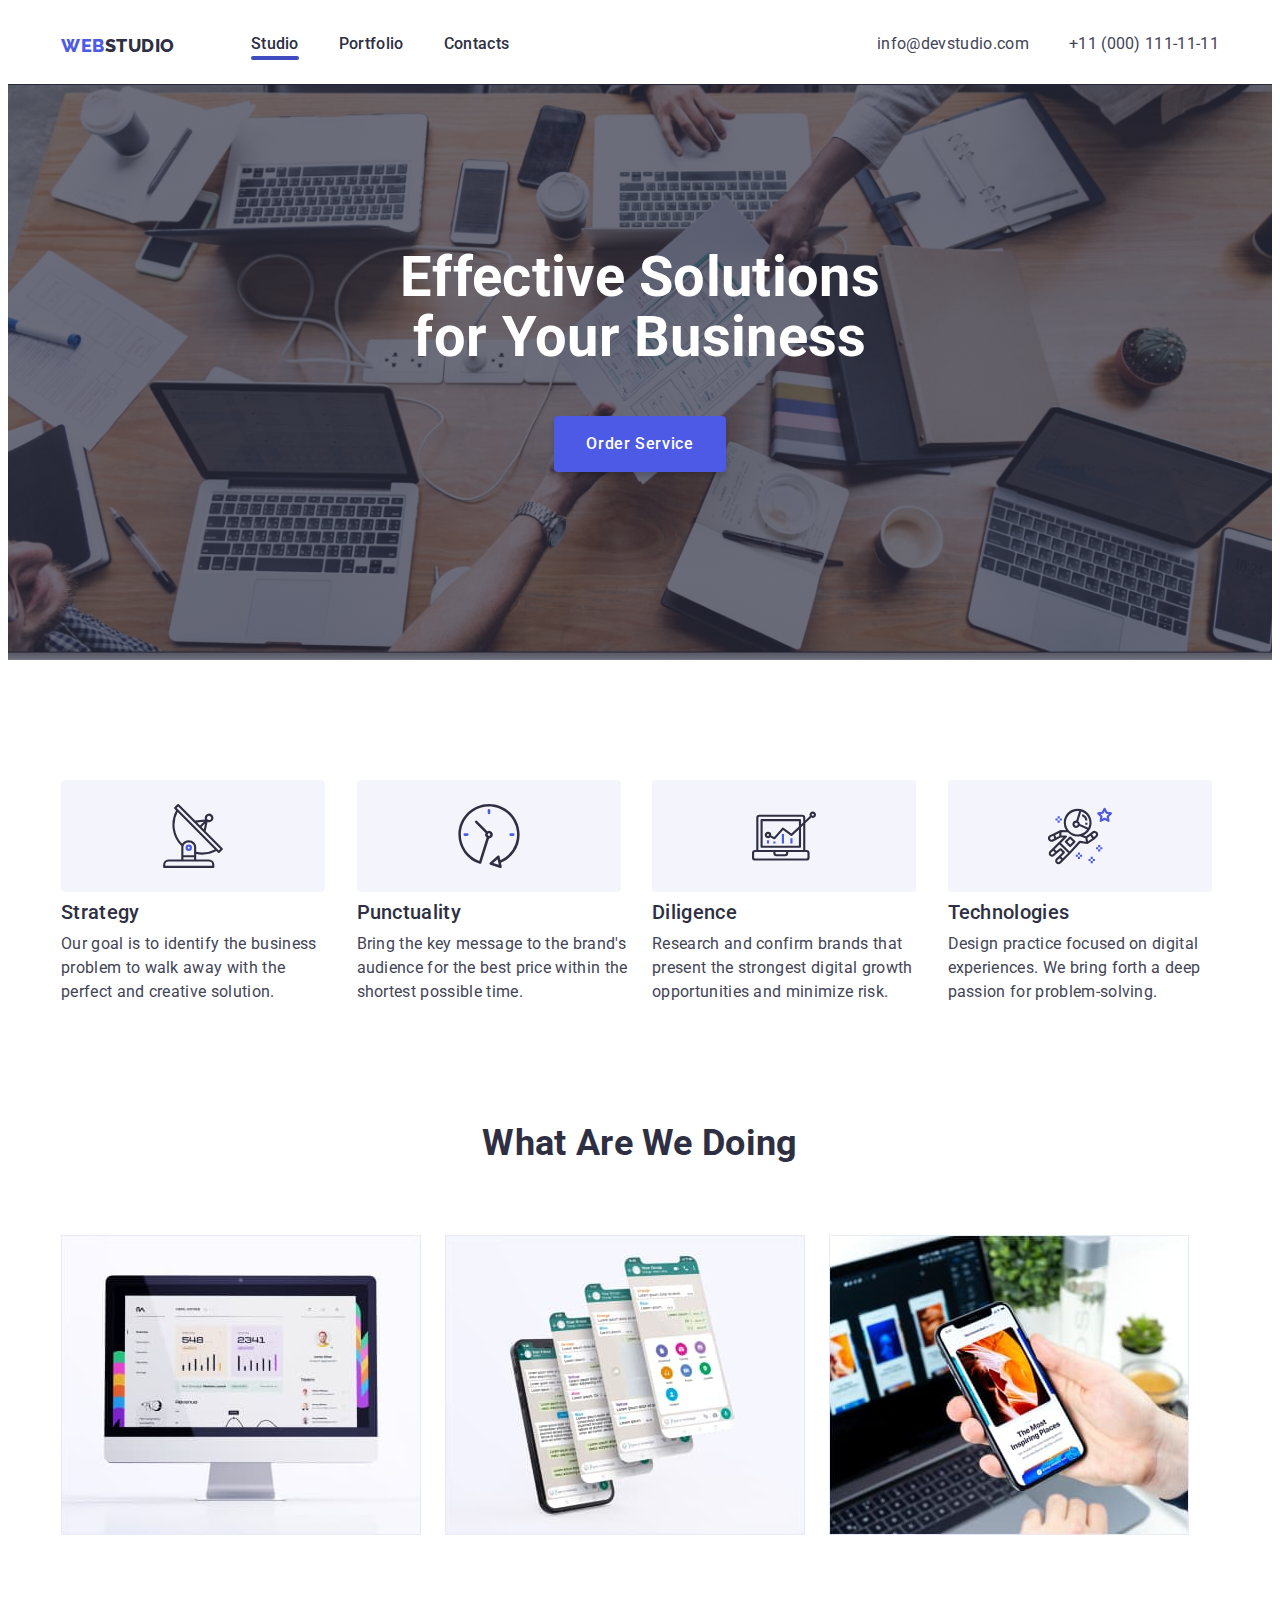
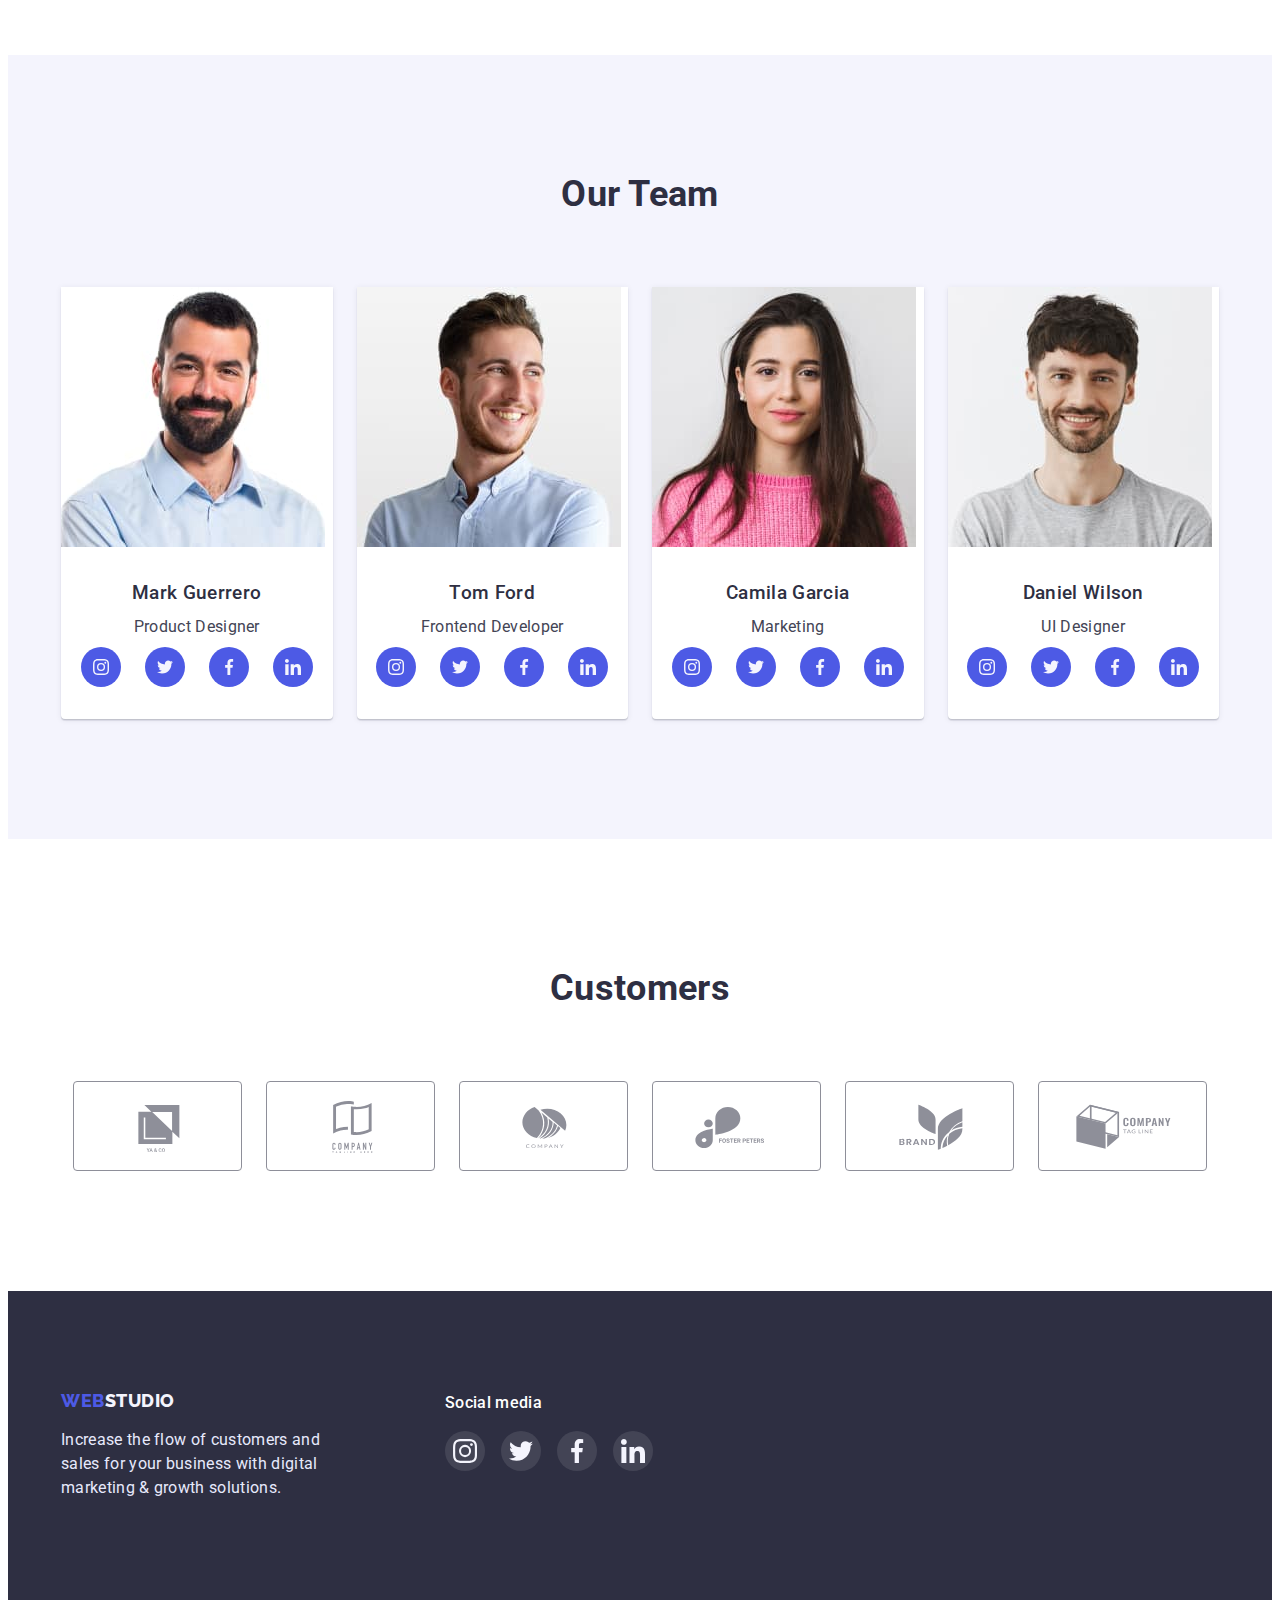
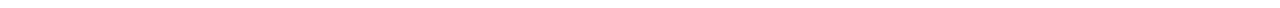
<file: index.html>
<!DOCTYPE html>
<html lang="en">
  <head>
    <meta charset="UTF-8" />
    <meta http-equiv="X-UA-Compatible" content="IE=edge" />
    <meta name="viewport" content="width=device-width, initial-scale=1.0" />
    <title>WebStudio</title>
    <link rel="preconnect" href="https://fonts.googleapis.com" />
    <link rel="preconnect" href="https://fonts.gstatic.com" crossorigin />
    <link
      href="https://fonts.googleapis.com/css2?family=Raleway:wght@800&family=Roboto:wght@400;500;700&display=swap"
      rel="stylesheet"
    />
    <link
      rel="stylesheet"
      href="https://cdnjs.cloudflare.com/ajax/libs/modern-normalize/1.1.0/modern-normalize.min.css"
      integrity="sha512-wpPYUAdjBVSE4KJnH1VR1HeZfpl1ub8YT/NKx4PuQ5NmX2tKuGu6U/JRp5y+Y8XG2tV+wKQpNHVUX03MfMFn9Q=="
      crossorigin="anonymous"
      referrer
      policy="no-referrer"
    />
    <link rel="stylesheet" href="./css/styles.css" />
  </head>
  <body>
    <!-- -------------Header----------- -->
    <header class="header-studio">
      <div class="container header-content">
        <nav class="header-nav">
          <a href="./index.html" class="logo-link link">
            <span class="logo">Web</span>Studio</a
          >
          <ul class="header-list list">
            <li class="header-item">
              <a href="./index.html" class="header-link link current">Studio</a>
            </li>
            <li class="header-item">
              <a href="./portfolio.html" class="header-link link">Portfolio</a>
            </li>
            <li class="header-item">
              <a href="" class="header-link link">Contacts</a>
            </li>
          </ul>
        </nav>
        <address class="contacts">
          <ul class="contacts-list list">
            <li class="contacts-item">
              <a
                href="mailto:info@devstudio.com"
                class="contacts-link link mail"
                >info@devstudio.com</a
              >
            </li>
            <li class="contacts-item">
              <a href="tel:+110001111111" class="contacts-link link tel"
                >+11 (000) 111-11-11</a
              >
            </li>
          </ul>
        </address>
      </div>
    </header>
    <!-- -------------/Header---------------------- -->
    <main>
      <!-- ---------------------Hero section-------------->
      <section class="hero">
        <div class="container hero-content">
          <h1 class="hero-title">Effective Solutions for Your Business</h1>
          <button type="button" class="hero-button button">
            Order Service
          </button>
        </div>
      </section>
      <!-------------------------- /Hero section ------------------>
      <!------------------------- Section Features ---------------->
      <section class="features">
        <div class="container">
          <h2 class="visually-hidden">Webstudio features</h2>
          <ul class="features-list list">
            <li class="features-item">
              <div class="features-rect">
                <svg class="features-icon" width="64" height="64">
                  <use href="./images/symbol-defs.svg#icon-antenna-1"></use>
                </svg>
              </div>
              <h3 class="features-subtitle">Strategy</h3>
              <p class="features-text">
                Our goal is to identify the business problem to walk away with
                the perfect and creative solution.
              </p>
            </li>
            <li class="features-item">
              <div class="features-rect">
                <svg class="features-icon" width="64" height="64">
                  <use href="./images/symbol-defs.svg#icon-clock-1"></use>
                </svg>
              </div>
              <h3 class="features-subtitle">Punctuality</h3>
              <p class="features-text">
                Bring the key message to the brand's audience for the best price
                within the shortest possible time.
              </p>
            </li>
            <li class="features-item">
              <div class="features-rect">
                <svg class="features-icon" width="64" height="64">
                  <use href="./images/symbol-defs.svg#icon-diagram-1"></use>
                </svg>
              </div>
              <h3 class="features-subtitle">Diligence</h3>
              <p class="features-text">
                Research and confirm brands that present the strongest digital
                growth opportunities and minimize risk.
              </p>
            </li>
            <li class="features-item">
              <div class="features-rect">
                <svg class="features-icon" width="64" height="64">
                  <use href="./images/symbol-defs.svg#icon-astronaut-1"></use>
                </svg>
              </div>
              <h3 class="features-subtitle">Technologies</h3>
              <p class="features-text">
                Design practice focused on digital experiences. We bring forth a
                deep passion for problem-solving.
              </p>
            </li>
          </ul>
        </div>
      </section>
      <!-- /Section 1 -->
      <!-- -----------------Section Work  -------------->
      <section class="work">
        <div class="container">
          <h2 class="work-title title">What are we doing</h2>
          <ul class="work-list list">
            <li class="work-item">
              <img
                src="./images/our-work1.jpg"
                alt="Working"
                width="360"
                height="300"
              />
            </li>
            <li class="work-item">
              <img
                src="./images/our-work1-1.jpg"
                alt="Working"
                width="360"
                height="300"
              />
            </li>
            <li class="work-item">
              <img
                src="./images/our-work1-2.jpg"
                alt="Working"
                width="360"
                height="300"
              />
            </li>
          </ul>
        </div>
      </section>
      <!-- /Section2 -->
      <!--------------- Section Our team------------------- -->
      <section class="team">
        <div class="container">
          <h2 class="team-title title">Our Team</h2>
          <ul class="team-list list">
            <li class="team-item">
              <img
                src="./images/our-team-img.jpg"
                alt="Our Product Designer"
                width="264"
                height="260"
              />
              <div class="team-card">
                <h3 class="team-subtitle">Mark Guerrero</h3>
                <p class="team-text">Product Designer</p>
                <ul class="team-social-list list">
                  <li class="team-social-item">
                    <a
                      href=""
                      class="team-social-link link"
                      target="_blank"
                      rel="noopener norefferrer nofollow"
                    >
                      <svg class="team-social-icon" width="16" height="16">
                        <use
                          href="./images/symbol-defs.svg#icon-instagram"
                        ></use>
                      </svg>
                    </a>
                  </li>
                  <li class="team-social-item">
                    <a
                      href=""
                      class="team-social-link link"
                      target="_blank"
                      rel="noopener norefferrer nofollow"
                    >
                      <svg class="team-social-icon" width="16" height="16">
                        <use href="./images/symbol-defs.svg#icon-twitter"></use>
                      </svg>
                    </a>
                  </li>
                  <li class="team-social-item">
                    <a
                      href=""
                      class="team-social-link link"
                      target="_blank"
                      rel="noopener norefferrer nofollow"
                    >
                      <svg class="team-social-icon" width="16" height="16">
                        <use
                          href="./images/symbol-defs.svg#icon-facebook"
                        ></use>
                      </svg>
                    </a>
                  </li>
                  <li class="team-social-item">
                    <a
                      href=""
                      class="team-social-link link"
                      target="_blank"
                      rel="noopener norefferrer nofollow"
                    >
                      <svg class="team-social-icon" width="16" height="16">
                        <use
                          href="./images/symbol-defs.svg#icon-linkedin"
                        ></use>
                      </svg>
                    </a>
                  </li>
                </ul>
              </div>
            </li>
            <li class="team-item">
              <img
                src="./images/our-team-img1.jpg"
                alt="Our Frontend Developer"
                width="264"
                height="260"
              />
              <div class="team-card">
                <h3 class="team-subtitle">Tom Ford</h3>
                <p class="team-text">Frontend Developer</p>
                <ul class="team-social-list list">
                  <li class="team-social-item">
                    <a
                      href=""
                      class="team-social-link link"
                      target="_blank"
                      rel="noopener norefferrer nofollow"
                    >
                      <svg class="team-social-icon" width="16" height="16">
                        <use
                          href="./images/symbol-defs.svg#icon-instagram"
                        ></use>
                      </svg>
                    </a>
                  </li>
                  <li class="team-social-item">
                    <a
                      href=""
                      class="team-social-link link"
                      target="_blank"
                      rel="noopener norefferrer nofollow"
                    >
                      <svg class="team-social-icon" width="16" height="16">
                        <use href="./images/symbol-defs.svg#icon-twitter"></use>
                      </svg>
                    </a>
                  </li>
                  <li class="team-social-item">
                    <a
                      href=""
                      class="team-social-link link"
                      target="_blank"
                      rel="noopener norefferrer nofollow"
                    >
                      <svg class="team-social-icon" width="16" height="16">
                        <use
                          href="./images/symbol-defs.svg#icon-facebook"
                        ></use>
                      </svg>
                    </a>
                  </li>
                  <li class="team-social-item">
                    <a
                      href=""
                      class="team-social-link link"
                      target="_blank"
                      rel="noopener norefferrer nofollow"
                    >
                      <svg class="team-social-icon" width="16" height="16">
                        <use
                          href="./images/symbol-defs.svg#icon-linkedin"
                        ></use>
                      </svg>
                    </a>
                  </li>
                </ul>
              </div>
            </li>
            <li class="team-item">
              <img
                src="./images/our-team-img2.jpg"
                alt="Our Marketer"
                width="264"
                height="260"
              />
              <div class="team-card">
                <h3 class="team-subtitle">Camila Garcia</h3>
                <p class="team-text">Marketing</p>
                <ul class="team-social-list list">
                  <li class="team-social-item">
                    <a
                      href=""
                      class="team-social-link link"
                      target="_blank"
                      rel="noopener norefferrer nofollow"
                    >
                      <svg class="team-social-icon" width="16" height="16">
                        <use
                          href="./images/symbol-defs.svg#icon-instagram"
                        ></use>
                      </svg>
                    </a>
                  </li>
                  <li class="team-social-item">
                    <a
                      href=""
                      class="team-social-link link"
                      target="_blank"
                      rel="noopener norefferrer nofollow"
                    >
                      <svg class="team-social-icon" width="16" height="16">
                        <use href="./images/symbol-defs.svg#icon-twitter"></use>
                      </svg>
                    </a>
                  </li>
                  <li class="team-social-item">
                    <a
                      href=""
                      class="team-social-link link"
                      target="_blank"
                      rel="noopener norefferrer nofollow"
                    >
                      <svg class="team-social-icon" width="16" height="16">
                        <use
                          href="./images/symbol-defs.svg#icon-facebook"
                        ></use>
                      </svg>
                    </a>
                  </li>
                  <li class="team-social-item">
                    <a
                      href=""
                      class="team-social-link link"
                      target="_blank"
                      rel="noopener norefferrer nofollow"
                    >
                      <svg class="team-social-icon" width="16" height="16">
                        <use
                          href="./images/symbol-defs.svg#icon-linkedin"
                        ></use>
                      </svg>
                    </a>
                  </li>
                </ul>
              </div>
            </li>
            <li class="team-item">
              <img
                src="./images/our-team-img3.jpg"
                alt="Our UI Designer"
                width="264"
                height="260"
              />
              <div class="team-card">
                <h3 class="team-subtitle">Daniel Wilson</h3>
                <p class="team-text">UI Designer</p>
                <ul class="team-social-list list">
                  <li class="team-social-item">
                    <a
                      href=""
                      class="team-social-link link"
                      target="_blank"
                      rel="noopener norefferrer nofollow"
                    >
                      <svg class="team-social-icon" width="16" height="16">
                        <use
                          href="./images/symbol-defs.svg#icon-instagram"
                        ></use>
                      </svg>
                    </a>
                  </li>
                  <li class="team-social-item">
                    <a
                      href=""
                      class="team-social-link link"
                      target="_blank"
                      rel="noopener norefferrer nofollow"
                    >
                      <svg class="team-social-icon" width="16" height="16">
                        <use href="./images/symbol-defs.svg#icon-twitter"></use>
                      </svg>
                    </a>
                  </li>
                  <li class="team-social-item">
                    <a
                      href=""
                      class="team-social-link link"
                      target="_blank"
                      rel="noopener norefferrer nofollow"
                    >
                      <svg class="team-social-icon" width="16" height="16">
                        <use
                          href="./images/symbol-defs.svg#icon-facebook"
                        ></use>
                      </svg>
                    </a>
                  </li>
                  <li class="team-social-item">
                    <a href="" class="team-social-link link">
                      <svg class="team-social-icon" width="16" height="16">
                        <use
                          href="./images/symbol-defs.svg#icon-linkedin"
                        ></use>
                      </svg>
                    </a>
                  </li>
                </ul>
              </div>
            </li>
          </ul>
        </div>
      </section>
      <!------------------------- /Section 3--------------------- -->
      <!------------------------- Section Customers--------------------- -->
      <section class="customers">
        <div class="container">
          <h2 class="customers-title title">Customers</h2>
          <ul class="customers-logo-list list">
            <li class="customers-logo-item">
              <a
                href=""
                class="customers-logo-link link"
                target="_blank"
                rel="noopener norefferrer nofollow"
              >
                <svg class="customers-logo-icon" width="104" height="56">
                  <use href="./images/symbol-defs.svg#icon-logo"></use>
                </svg>
              </a>
            </li>
            <li class="customers-logo-item">
              <a
                href=""
                class="customers-logo-link link"
                target="_blank"
                rel="noopener norefferrer nofollow"
              >
                <svg class="customers-logo-icon" width="104" height="56">
                  <use href="./images/symbol-defs.svg#icon-logo-1"></use>
                </svg>
              </a>
            </li>
            <li class="customers-logo-item">
              <a
                href=""
                class="customers-logo-link link"
                target="_blank"
                rel="noopener norefferrer nofollow"
              >
                <svg class="customers-logo-icon" width="104" height="56">
                  <use href="./images/symbol-defs.svg#icon-logo-2"></use>
                </svg>
              </a>
            </li>
            <li class="customers-logo-item">
              <a
                href=""
                class="customers-logo-link link"
                target="_blank"
                rel="noopener norefferrer nofollow"
              >
                <svg class="customers-logo-icon" width="104" height="56">
                  <use href="./images/symbol-defs.svg#icon-logo-3"></use>
                </svg>
              </a>
            </li>
            <li class="customers-logo-item">
              <a
                href=""
                class="customers-logo-link link"
                target="_blank"
                rel="noopener norefferrer nofollow"
              >
                <svg class="customers-logo-icon" width="104" height="56">
                  <use href="./images/symbol-defs.svg#icon-logo-4"></use>
                </svg>
              </a>
            </li>
            <li class="customers-logo-item">
              <a
                href=""
                class="customers-logo-link link"
                target="_blank"
                rel="noopener norefferrer nofollow"
              >
                <svg class="customers-logo-icon" width="104" height="56">
                  <use href="./images/symbol-defs.svg#icon-logo-5"></use>
                </svg>
              </a>
            </li>
          </ul>
        </div>
      </section>
      <!------------------------- /Section 3--------------------- -->
    </main>
    <!-- Footer -->
    <footer class="footer">
      <div class="container footer-content">
        <div class="footer-info">
          <a href="./index.html" class="logo-link link">
            <span class="logo">Web</span>Studio</a
          >
          <p class="footer-text">
            Increase the flow of customers and sales for your business with
            digital marketing & growth solutions.
          </p>
        </div>
        <div class="footer-social-media">
          <h2 class="footer-title">Social media</h2>
          <ul class="footer-social-list list">
            <li class="footer-social-item">
              <a
                href=""
                class="footer-social-link link"
                target="_blank"
                rel="noopener norefferrer nofollow"
              >
                <svg class="footer-icon" width="24" height="24">
                  <use href="./images/symbol-defs.svg#icon-instagram"></use>
                </svg>
              </a>
            </li>
            <li class="footer-social-item">
              <a
                href=""
                class="footer-social-link link"
                target="_blank"
                rel="noopener norefferrer nofollow"
              >
                <svg class="footer-icon" width="24" height="24">
                  <use href="./images/symbol-defs.svg#icon-twitter"></use></svg
              ></a>
            </li>
            <li class="footer-social-item">
              <a
                href=""
                class="footer-social-link link"
                target="_blank"
                rel="noopener norefferrer nofollow"
              >
                <svg class="footer-icon" width="24" height="24">
                  <use href="./images/symbol-defs.svg#icon-facebook"></use>
                </svg>
              </a>
            </li>
            <li class="footer-social-item">
              <a
                href=""
                class="footer-social-link link"
                target="_blank"
                rel="noopener norefferrer nofollow"
              >
                <svg class="footer-icon" width="24" height="24">
                  <use href="./images/symbol-defs.svg#icon-linkedin"></use>
                </svg>
              </a>
            </li>
          </ul>
        </div>
      </div>
    </footer>
    <!-- /Footer -->
  </body>
</html>
</file>
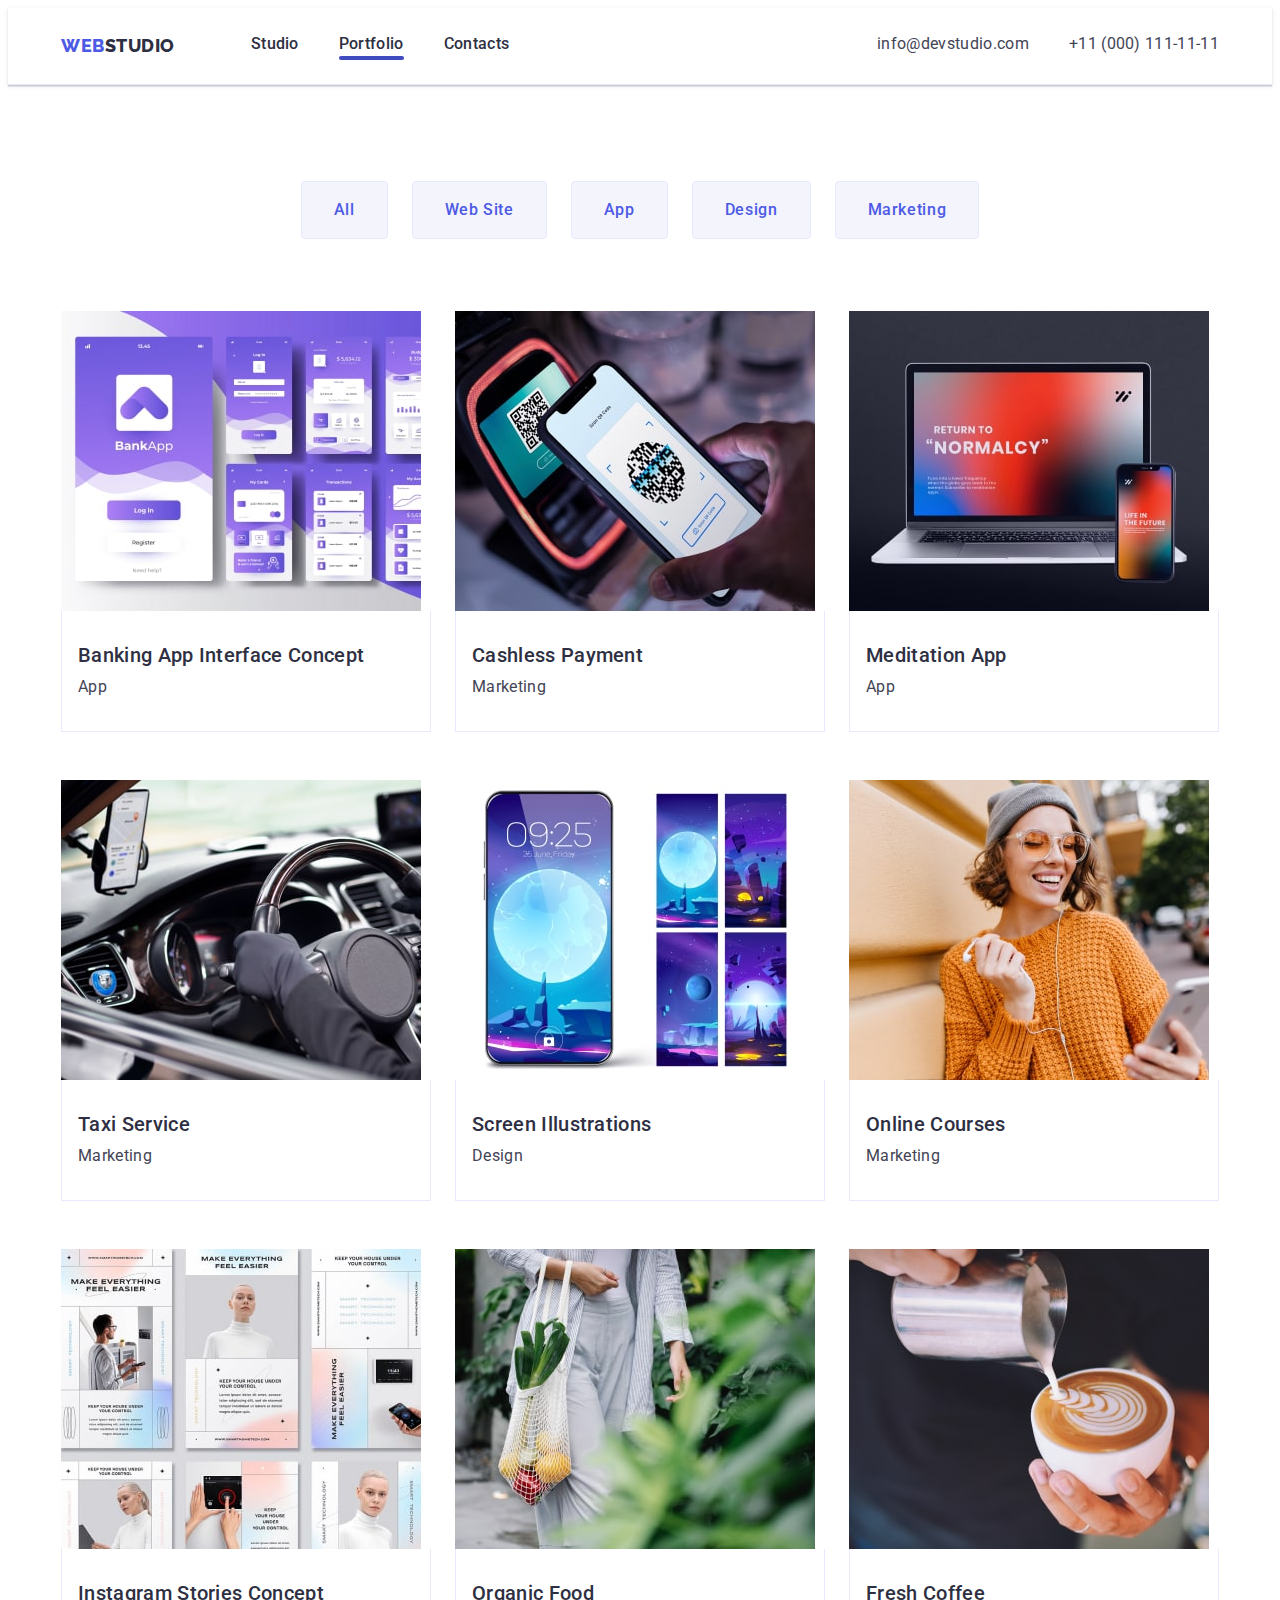
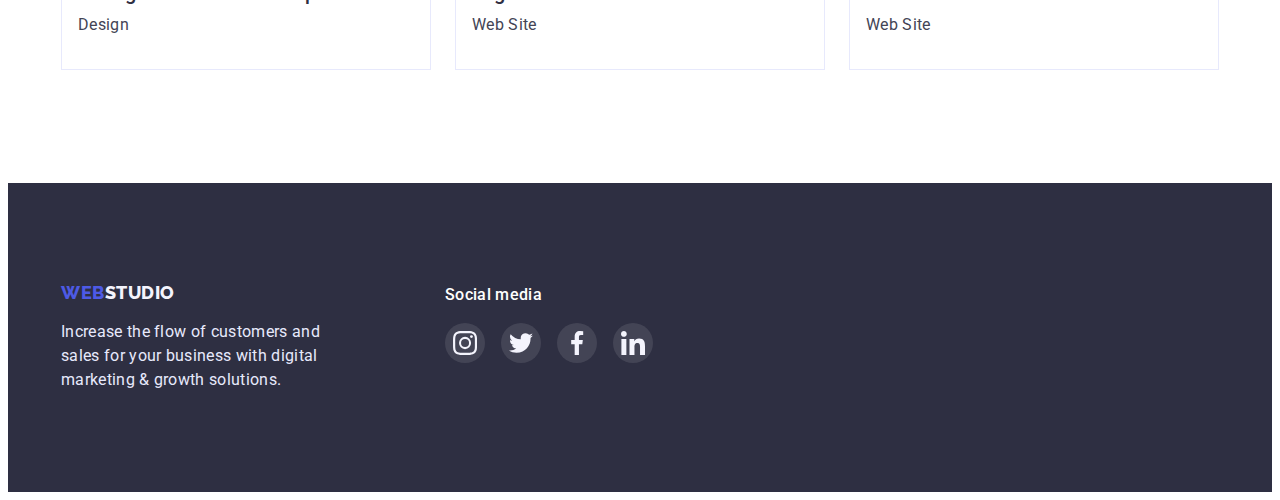
<file: portfolio.html>
<!DOCTYPE html>
<html lang="en">
  <head>
    <meta charset="UTF-8" />
    <meta http-equiv="X-UA-Compatible" content="IE=edge" />
    <meta name="viewport" content="width=device-width, initial-scale=1.0" />
    <title>Portfolio</title>
    <link rel="preconnect" href="https://fonts.googleapis.com" />
    <link rel="preconnect" href="https://fonts.gstatic.com" crossorigin />
    <link
      href="https://fonts.googleapis.com/css2?family=Raleway:wght@800&family=Roboto:wght@400;500;700&display=swap"
      rel="stylesheet"
    />
    <link
      rel="stylesheet"
      href="https://cdnjs.cloudflare.com/ajax/libs/modern-normalize/1.1.0/modern-normalize.min.css"
      integrity="sha512-wpPYUAdjBVSE4KJnH1VR1HeZfpl1ub8YT/NKx4PuQ5NmX2tKuGu6U/JRp5y+Y8XG2tV+wKQpNHVUX03MfMFn9Q=="
      crossorigin="anonymous"
      referrerpolicy="no-referrer"
    />
    <link rel="stylesheet" href="./css/styles.css" />
  </head>
  <body>
    <header class="header-portfolio">
      <div class="container header-content">
        <nav class="header-nav">
          <a href="./index.html" class="logo-link link">
            <span class="logo">Web</span>Studio</a
          >
          <ul class="header-list list">
            <li class="header-item">
              <a href="./index.html" class="header-link link">Studio</a>
            </li>
            <li class="header-item">
              <a href="./portfolio.html" class="header-link link current"
                >Portfolio</a
              >
            </li>
            <li class="header-item">
              <a href="" class="header-link link">Contacts</a>
            </li>
          </ul>
        </nav>
        <address class="contacts">
          <ul class="contacts-list list">
            <li class="contacts-item">
              <a
                href="mailto:info@devstudio.com"
                class="contacts-link link mail"
                >info@devstudio.com</a
              >
            </li>
            <li class="contacts-item">
              <a href="tel:+110001111111" class="contacts-link link tel"
                >+11 (000) 111-11-11</a
              >
            </li>
          </ul>
        </address>
      </div>
    </header>
    <!-- main -->
    <main>
      <section class="projects-portfolio">
        <div class="container">
          <h1 class="visually-hidden">Our Projects</h1>
          <ul class="projects-filter list">
            <li class="projets-item">
              <button type="button" class="button projects-btn">All</button>
            </li>
            <li class="projets-item">
              <button type="button" class="button projects-btn">
                Web Site
              </button>
            </li>
            <li class="projets-item">
              <button type="button" class="button projects-btn">App</button>
            </li>
            <li class="projets-item">
              <button type="button" class="button projects-btn">Design</button>
            </li>
            <li class="projets-item">
              <button type="button" class="button projects-btn">
                Marketing
              </button>
            </li>
          </ul>
          <ul class="projects-list list">
            <li class="projects-item">
              <a href="" class="projects-link link">
                <img
                  src="./images/our-portfolio1.jpg"
                  alt="Bank app expamle"
                  width="360"
                  height="300"
                />
                <div class="projects-card">
                  <h2 class="projects-subtitle">
                    Banking App Interface Concept
                  </h2>
                  <p class="projects-text">App</p>
                </div>
              </a>
            </li>
            <li class="projects-item">
              <a href="" class="projects-link link">
                <img
                  src="./images/our-portfolio2.jpg"
                  alt="Example of mobile cashless payment"
                  width="360"
                  height="300"
                />
                <div class="projects-card">
                  <h2 class="projects-subtitle">Cashless Payment</h2>
                  <p class="projects-text">Marketing</p>
                </div>
              </a>
            </li>
            <li class="projects-item">
              <a href="" class="projects-link link">
                <img
                  src="./images/our-portfolio3.jpg"
                  alt="Notebook and mobile with meditation app"
                  width="360"
                  height="300"
                />
                <div class="projects-card">
                  <h2 class="projects-subtitle">Meditation App</h2>
                  <p class="projects-text">App</p>
                </div>
              </a>
            </li>
            <li class="projects-item">
              <a href="" class="projects-link link">
                <img
                  src="./images/our-portfolio4.jpg"
                  alt="Driver of taxi with maps on the phone"
                  width="360"
                  height="300"
                />
                <div class="projects-card">
                  <h2 class="projects-subtitle">Taxi Service</h2>
                  <p class="projects-text">Marketing</p>
                </div>
              </a>
            </li>
            <li class="projects-item">
              <a href="" class="projects-link link">
                <img
                  src="./images/our-portfolio5.jpg"
                  alt="Design of phone wallpapers "
                  width="360"
                  height="300"
                />
                <div class="projects-card">
                  <h2 class="projects-subtitle">Screen Illustrations</h2>
                  <p class="projects-text">Design</p>
                </div>
              </a>
            </li>
            <li class="projects-item">
              <a href="" class="projects-link link">
                <img
                  src="./images/our-portfolio6.jpg"
                  alt="Woman with headphones"
                  width="360"
                  height="300"
                />
                <div class="projects-card">
                  <h2 class="projects-subtitle">Online Courses</h2>
                  <p class="projects-text">Marketing</p>
                </div>
              </a>
            </li>
            <li class="projects-item">
              <a href="" class="projects-link link">
                <img
                  src="./images/our-portfolio7.jpg"
                  alt="Examples of stories in Instagram"
                  width="360"
                  height="300"
                />
                <div class="projects-card">
                  <h2 class="projects-subtitle">Instagram Stories Concept</h2>
                  <p class="projects-text">Design</p>
                </div>
              </a>
            </li>
            <li class="projects-item">
              <a href="" class="projects-link link">
                <img
                  src="./images/our-portfolio8.jpg"
                  alt="Woman with groseries in mesh bag"
                  width="360"
                  height="300"
                />
                <div class="projects-card">
                  <h2 class="projects-subtitle">Organic Food</h2>
                  <p class="projects-text">Web Site</p>
                </div>
              </a>
            </li>
            <li class="projects-item">
              <a href="" class="projects-link link">
                <img
                  src="./images/our-portfolio9.jpg"
                  alt="Latte art in the cup"
                  width="360"
                  height="300"
                />
                <div class="projects-card">
                  <h2 class="projects-subtitle">Fresh Coffee</h2>
                  <p class="projects-text">Web Site</p>
                </div>
              </a>
            </li>
          </ul>
        </div>
      </section>
    </main>
    <!-- /main -->
    <!-- Footer -->
    <footer class="footer">
      <div class="container footer-content">
        <div class="footer-info">
          <a href="./index.html" class="logo-link link">
            <span class="logo">Web</span>Studio</a
          >
          <p class="footer-text">
            Increase the flow of customers and sales for your business with
            digital marketing & growth solutions.
          </p>
        </div>
        <div class="footer-social-media">
          <h2 class="footer-title">Social media</h2>
          <ul class="footer-social-list list">
            <li class="footer-social-item">
              <a
                href=""
                class="footer-social-link link"
                target="_blank"
                rel="noopener norefferrer nofollow"
              >
                <svg class="footer-icon" width="24" height="24">
                  <use href="./images/symbol-defs.svg#icon-instagram"></use>
                </svg>
              </a>
            </li>
            <li class="footer-social-item">
              <a
                href=""
                class="footer-social-link link"
                target="_blank"
                rel="noopener norefferrer nofollow"
              >
                <svg class="footer-icon" width="24" height="24">
                  <use href="./images/symbol-defs.svg#icon-twitter"></use></svg
              ></a>
            </li>
            <li class="footer-social-item">
              <a
                href=""
                class="footer-social-link link"
                target="_blank"
                rel="noopener norefferrer nofollow"
              >
                <svg class="footer-icon" width="24" height="24">
                  <use href="./images/symbol-defs.svg#icon-facebook"></use>
                </svg>
              </a>
            </li>
            <li class="footer-social-item">
              <a
                href=""
                class="footer-social-link link"
                target="_blank"
                rel="noopener norefferrer nofollow"
              >
                <svg class="footer-icon" width="24" height="24">
                  <use href="./images/symbol-defs.svg#icon-linkedin"></use>
                </svg>
              </a>
            </li>
          </ul>
        </div>
      </div>
    </footer>
    <!-- /Footer -->
  </body>
</html>
</file>
<file: css/styles.css>
:root {
  --primary-text-color: #434455;
  --title-text-color: #2e2f42;
  --active-color: #404bbf;
  --primary-bg-color: #ffffff;
  --main-margin: 24px;
  --secondary-margin: 8px;
}
body {
  color: var(--primary-text-color);
  background-color: var(--primary-bg-color);
  font-family: Roboto, sans-serif;
  letter-spacing: 0.02em;
  font-size: 16px;
  line-height: 1.5;
}
h1,
h2,
h3,
h4,
h5,
h6,
p {
  margin: 0;
}
ul {
  margin: 0;
  padding: 0;
}
.container {
  width: 1158px;
  margin: 0 auto;
  padding: 0 15px;
  /* outline: 1px solid red; */
}
img {
  display: block;
  max-width: 100%;
  height: auto;
}
.list {
  list-style: none;
}
.link {
  text-decoration: none;
}
.button {
  font-family: inherit;
  letter-spacing: 0.04em;
  font-weight: 500;
  font-size: 16px;
  line-height: 1.5;
  cursor: pointer;
}
.title {
  color: var(--title-text-color);
  font-size: 36px;
  line-height: 1.11;
  text-align: center;
  text-transform: capitalize;
}
.current {
  color: rgba(64, 75, 191, 1);
}
.current::after {
  content: '';
  display: block;
  position: absolute;
  width: 100%;
  height: 4px;
  background: #404bbf;
  border-radius: 2px;
  bottom: 0;
  left: 0;
  position: relative;
}
.visually-hidden {
  position: absolute;
  width: 1px;
  height: 1px;
  margin: -1px;
  border: 0;
  padding: 0;
  white-space: nowrap;
  clip-path: inset(100%);
  clip: rect(0 0 0 0);
  overflow: hidden;
}

/* -------------------Header ---------------*/

.logo {
  color: #4d5ae5;
  text-decoration: none;
}
.logo-link {
  color: var(--title-text-color);
  font-family: Raleway, sans-serif;
  font-weight: 800;
  font-size: 18px;
  line-height: 1.33;
  letter-spacing: 0.03em;
  text-transform: uppercase;
  margin-right: 76px;
}
.header-portfolio {
  border-bottom: solid rgba(231, 233, 252, 1) 1px;
  box-shadow: 0px 2px 1px rgba(46, 47, 66, 0.08),
    0px 1px 1px rgba(46, 47, 66, 0.16), 0px 1px 6px rgba(46, 47, 66, 0.08);
}
.header-content {
  display: flex;
  padding: 24px 0;
}
.header-list {
  display: flex;
  gap: 40px;
}
.header-nav {
  display: flex;
  align-items: center;
}
.header-link {
  color: var(--title-text-color);
  font-weight: 500;
  font-size: 16px;
  line-height: 1.5;
}
.header-link:hover,
.header-link:focus {
  color: var(--active-color);
}
.contacts-list {
  display: flex;
}
.contacts {
  margin-left: auto;
}
.mail {
  margin-right: 40px;
}

.contacts-link {
  color: var(--primary-text-color);
  font-style: normal;
  font-size: 16px;
  line-height: 1.5;
}
.contacts-link:hover,
.contacts-link:focus {
  color: var(--active-color);
}

/*-------------------- hero section -------------------*/
.hero {
  padding-top: 164px;
  padding-bottom: 188px;
  margin-left: auto;
  margin-right: auto;
  max-width: 1440px;
  background-image: linear-gradient(
      rgba(46, 47, 66, 0.7),
      rgba(46, 47, 66, 0.7)
    ),
    url(../images/people-office.jpg);
  background-repeat: no-repeat;
  background-size: cover;
  background-position: center;
}
.hero-content {
  display: flex;
  flex-direction: column;
  flex-grow: 1;
  align-items: center;
}
.hero-title {
  color: #ffffff;
  font-size: 56px;
  line-height: 1.07;
  max-width: 496px;
  margin-bottom: 48px;
  text-align: center;
}
.hero-button {
  color: #ffffff;
  font-weight: 500;
  background-color: #4d5ae5;
  padding: 16px 32px;
  border: transparent;
  box-shadow: 0px 4px 4px rgba(0, 0, 0, 0.15);
  border-radius: 4px;
  min-width: 169px;
}
.hero-button:hover,
.hero-button:focus {
  background-color: var(--active-color);
}

/* sections */
/* ---------------------Features---------------------- */
.features {
  padding-top: 120px;
  padding-bottom: 60px;
}
.features-list {
  display: flex;
  gap: 24px;
}
.features-item {
  width: calc((100% - 72px) / 4);
}
.features-rect {
  background-color: #f4f4fd;
  border-radius: 4px;
  display: flex;
  align-items: center;
  justify-content: center;
  width: 264px;
  height: 112px;
  margin-bottom: var(--secondary-margin);
}
.features-icon {
}
.features-subtitle {
  font-weight: 500;
  color: var(--title-text-color);
  font-size: 20px;
  line-height: 1.2;
  margin-bottom: var(--secondary-margin);
}
.features-text {
  min-width: 264px;
}

/*-------------Work section-----------  */
.work {
  padding-top: 60px;
  padding-bottom: 120px;
}
.work-title {
  font-size: 36px;
  line-height: 1.1;
  text-align: center;
  margin-bottom: 72px;
}
.work-list {
  display: flex;
  gap: 24px;
}
/* --------------------------Team section------------------ */
.team {
  padding: 120px 0;
  background-color: #f4f4fd;
}
.team-title {
  font-size: 36px;
  line-height: 1.1;
  text-align: center;
  padding-bottom: 72px;
}
.team-list {
  display: flex;
  gap: 24px;
}
.team-item {
  width: calc((100% - 72px) / 3);
  box-shadow: 0px 1px 6px rgba(46, 47, 66, 0.08),
    0px 1px 1px rgba(46, 47, 66, 0.16), 0px 2px 1px rgba(46, 47, 66, 0.08);
  border-radius: 0px 0px 4px 4px;
  background-color: #ffffff;
}
.team-card {
  padding: 32px 0;
}
.team-subtitle {
  font-weight: 500;
  color: var(--title-text-color);
  margin-bottom: var(--secondary-margin);
  text-align: center;
}
.team-text {
  text-align: center;
  margin-bottom: var(--secondary-margin);
}
.team-social-list {
  display: flex;
  justify-content: center;
  gap: 24px;
}
.team-social-item {
  width: 40px;
  height: 40px;
}
.team-social-link {
  background-color: #4d5ae5;
  display: flex;
  justify-content: center;
  align-items: center;
  width: 100%;
  height: 100%;
  border-radius: 50%;
}
.team-social-link:hover,
.team-social-link:focus {
  background-color: var(--active-color);
}
/* ------------Section Customers--------- */
.customers {
  padding-top: 130px;
  padding-bottom: 120px;
}
.customers-title {
  margin-bottom: 72px;
}
.customers-logo-list {
  display: flex;
  gap: 24px;
  justify-content: center;
  align-content: center;
}
.customers-logo-item {
  width: calc((100% - 144px) / 6);
}
.customers-logo-link {
  display: flex;
  justify-content: center;
  align-items: center;
  height: 88px;
  color: #8e8f99;
  border: 1px solid #8e8f99;
  border-radius: 4px;
}
.customers-logo-link:is(:hover, :focus) {
  color: var(--active-color);
  border-color: var(--active-color);
}
.customers-logo-icon {
  fill: currentColor;
}
/* ---------------------footer --------------*/
.footer {
  background-color: #2e2f42;
  padding: 100px 0;
}
.footer-content {
  display: flex;
}
.footer-info {
  width: 264px;
  margin-right: 120px;
}
.footer .logo-link {
  color: #f4f4fd;
  margin-right: 0;
  font-family: 'Raleway';
  font-style: normal;
  font-weight: 800;
  font-size: 18px;
  line-height: 1.16;
  letter-spacing: 0.03em;
  text-transform: uppercase;
  display: block;
}
.footer-text {
  color: #e7e9fc;
  letter-spacing: 0.02em;
  width: 264px;
  margin-top: 16px;
}
.footer-social-media {
  /* display: flex; */
  width: 208px;
}
.footer-title {
  font-style: normal;
  font-weight: 500;
  font-weight: 500;
  font-size: 16px;
  line-height: 1.5;
  color: #ffffff;
  margin-bottom: 16px;
}
.footer-social-list {
  display: flex;
  justify-content: center;
  flex-basis: calc((100% - 48px) / 4);
  gap: 16px;
}
.footer-social-item {
  width: 40px;
  height: 40px;
}
.footer-social-link {
  background-color: rgba(255, 255, 255, 0.1);
  display: flex;
  justify-content: center;
  align-items: center;
  width: 100%;
  height: 100%;
  border-radius: 50%;
}
.footer-social-link:is(:hover, :focus) {
  background-color: #31d0aa;
}
.footer-icon {
}
/* ----------------Portfolio-------------- */
.projects-portfolio {
  padding-top: 96px;
  padding-bottom: 113px;
}
.projects-button {
  padding-top: 96px;
  padding-bottom: 72px;
}
.projects-btn {
  color: #4d5ae5;
  background-color: #f4f4fd;
  border: 1px solid #e7e9fc;
  border-radius: 4px;
  padding: 16px 32px;
}
.projects-btn:hover,
.projects-btn:focus {
  color: #ffffff;
  background-color: var(--active-color);
  border-color: var(--active-color);
  box-shadow: 0px 3px 1px rgba(0, 0, 0, 0.1), 0px 2px 1px rgba(0, 0, 0, 0.08),
    0px 2px 2px rgba(0, 0, 0, 0.12);
}
.projects-filter {
  display: flex;
  flex-direction: row;
  justify-content: center;
  align-items: center;
  gap: 24px;
  margin-bottom: 72px;
}
.projects-list {
  display: flex;
  flex-direction: row;
  flex-wrap: wrap;
  gap: 48px 24px;
  justify-content: center;
}
.projects-subtitle {
  font-weight: 500;
  font-size: 20px;
  line-height: 1.2;
  color: var(--title-text-color);
  margin-bottom: var(--secondary-margin);
}
.projects-card {
  border: 1px solid #e7e9fc;
  border-top: transparent;
  padding: 32px 0 32px 16px;
}
.projects-item {
  width: calc((100% - 48px) / 3);
  background-color: #ffffff;
}
.projects-item:hover,
.projects-item:focus {
  box-shadow: 0px 1px 6px rgba(46, 47, 66, 0.08),
    0px 1px 1px rgba(46, 47, 66, 0.16), 0px 2px 1px rgba(46, 47, 66, 0.08);
}
.projects-text {
  color: var(--primary-text-color);
}
</file>
